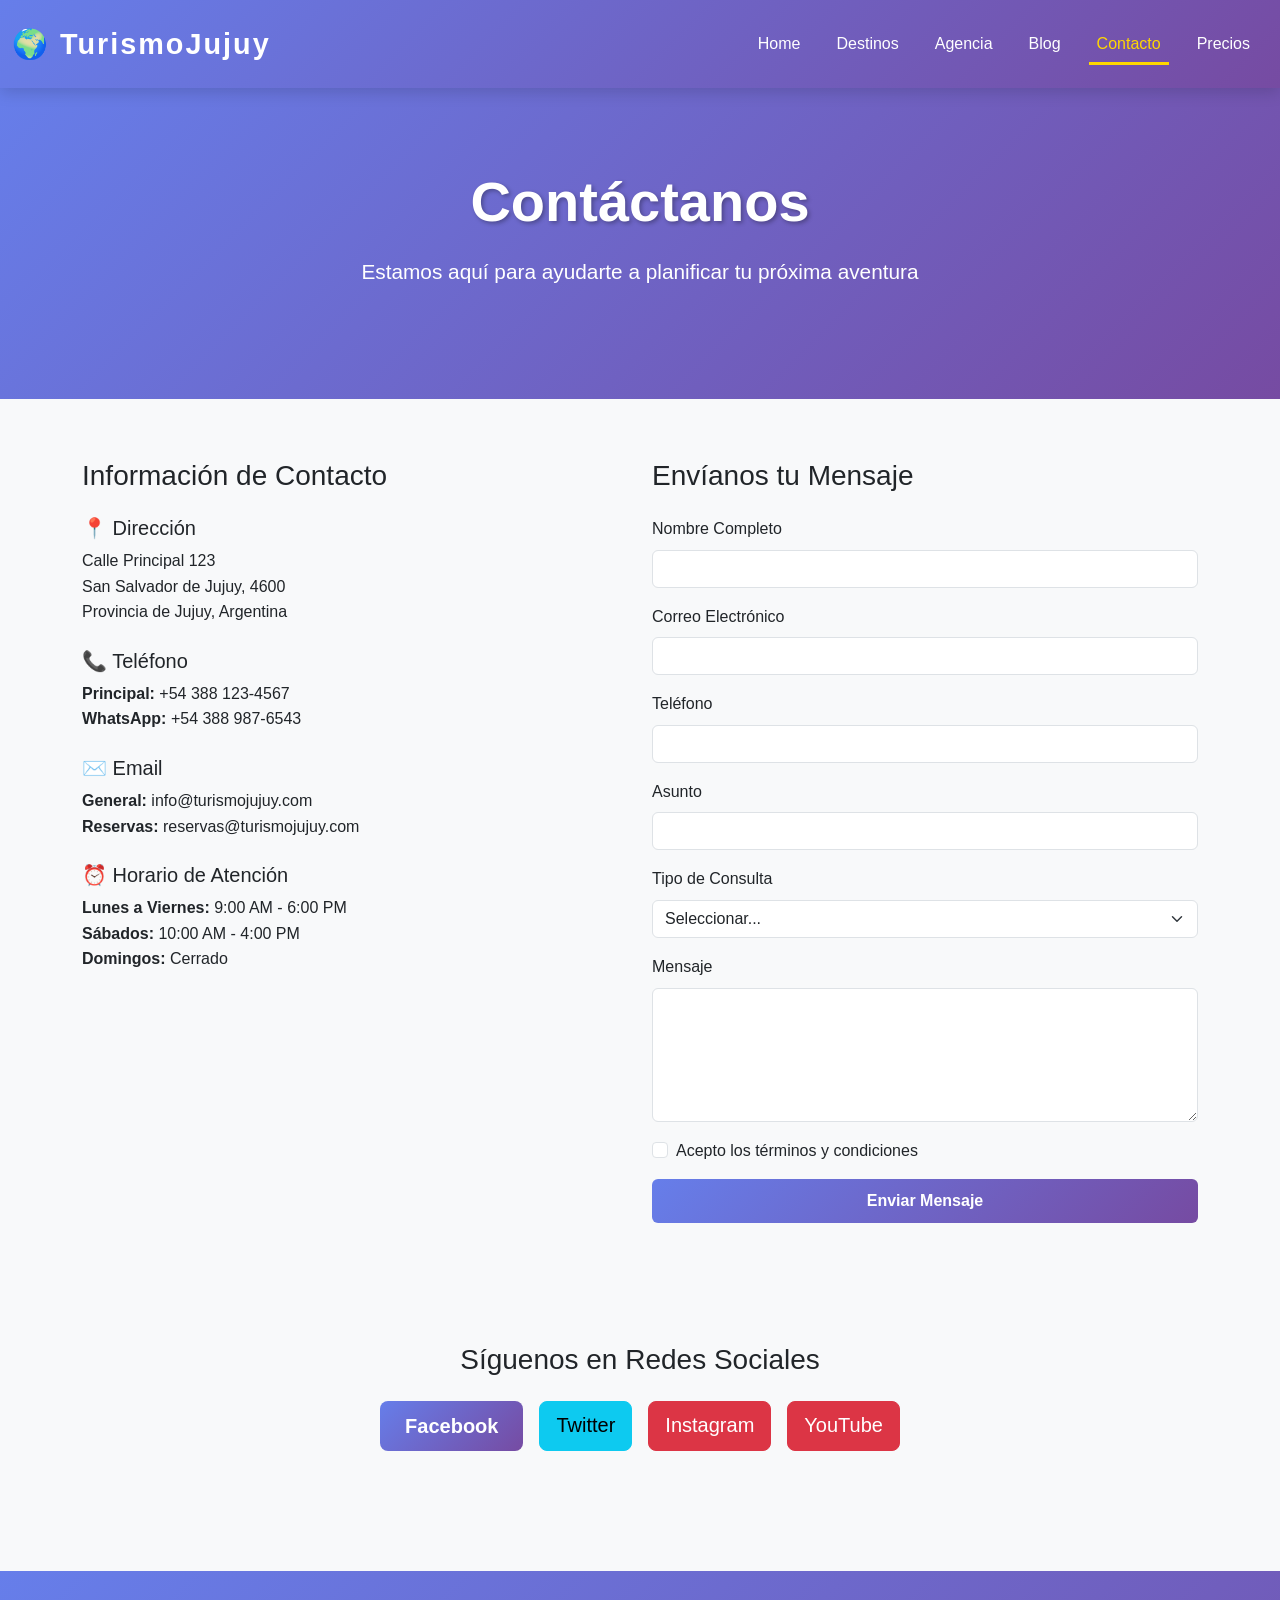
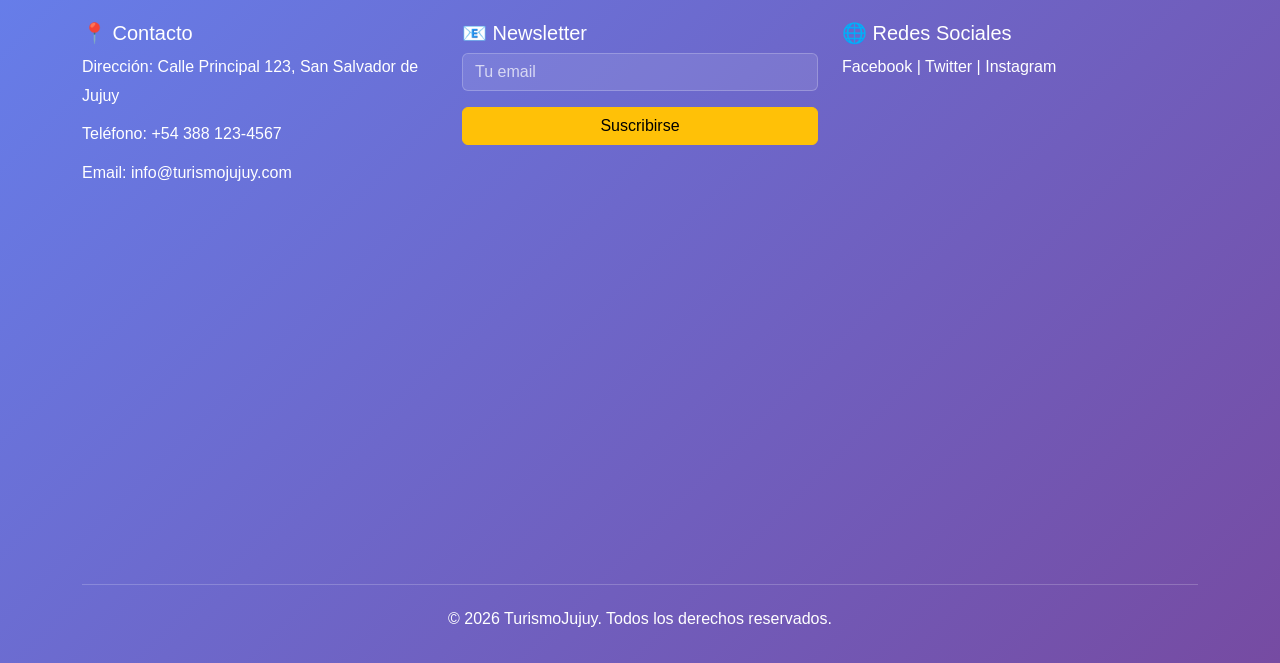
<file: contacto.html>
<!DOCTYPE html>
<html lang="es">

<head>
    <meta charset="UTF-8">
    <meta name="viewport" content="width=device-width, initial-scale=1.0">
    <title>Contacto - TurismoJujuy</title>
    <link href="https://cdn.jsdelivr.net/npm/bootstrap@5.3.8/dist/css/bootstrap.min.css" rel="stylesheet"
        integrity="sha384-sRIl4kxILFvY47J16cr9ZwB07vP4J8+LH7qKQnuqkuIAvNWLzeN8tE5YBujZqJLB" crossorigin="anonymous">
    <link rel="stylesheet" href="css/style.css">
</head>

<body>
    <!-- Navbar -->
    <nav class="navbar navbar-expand-lg sticky-top">
        <div class="container-fluid">
            <a class="navbar-brand" href="index.html">🌍 TurismoJujuy</a>
            <button class="navbar-toggler" type="button" data-bs-toggle="collapse"
                data-bs-target="#navbarSupportedContent" aria-controls="navbarSupportedContent" aria-expanded="false"
                aria-label="Toggle navigation">
                <span class="navbar-toggler-icon"></span>
            </button>

            <!-- Menú colapsable -->
            <div class="collapse navbar-collapse" id="navbarSupportedContent">
                <ul class="navbar-nav ms-auto mb-2 mb-lg-0">
                    <li class="nav-item"><a class="nav-link" href="index.html">Home</a></li>
                    <li class="nav-item"><a class="nav-link" href="destinos.html">Destinos</a></li>
                    <li class="nav-item"><a class="nav-link" href="agencia.html">Agencia</a></li>
                    <li class="nav-item"><a class="nav-link" href="blog.html">Blog</a></li>
                    <li class="nav-item"><a class="nav-link active" href="contacto.html">Contacto</a></li>
                    <li class="nav-item"><a class="nav-link" href="precios.html">Precios</a></li>
                </ul>
            </div>
        </div>
    </nav>

    <!-- Hero Section -->
    <div class="hero">
        <div class="container">
            <h1>Contáctanos</h1>
            <p>Estamos aquí para ayudarte a planificar tu próxima aventura</p>
        </div>
    </div>

    <!-- Contacto -->
    <section class="section">
        <div class="container">
            <div class="row g-4">
                <!-- Información de Contacto -->
                <div class="col-md-6">
                    <h3 class="mb-4">Información de Contacto</h3>
                    
                    <div class="mb-4">
                        <h5>📍 Dirección</h5>
                        <p>Calle Principal 123<br>San Salvador de Jujuy, 4600<br>Provincia de Jujuy, Argentina</p>
                    </div>

                    <div class="mb-4">
                        <h5>📞 Teléfono</h5>
                        <p><strong>Principal:</strong> +54 388 123-4567<br><strong>WhatsApp:</strong> +54 388 987-6543</p>
                    </div>

                    <div class="mb-4">
                        <h5>✉️ Email</h5>
                        <p><strong>General:</strong> info@turismojujuy.com<br><strong>Reservas:</strong> reservas@turismojujuy.com</p>
                    </div>

                    <div class="mb-4">
                        <h5>⏰ Horario de Atención</h5>
                        <p><strong>Lunes a Viernes:</strong> 9:00 AM - 6:00 PM<br><strong>Sábados:</strong> 10:00 AM - 4:00 PM<br><strong>Domingos:</strong> Cerrado</p>
                    </div>

                </div>

                <!-- Formulario de Contacto -->
                <div class="col-md-6">
                    <h3 class="mb-4">Envíanos tu Mensaje</h3>
                    <form>
                        <div class="mb-3">
                            <label for="nombre" class="form-label">Nombre Completo</label>
                            <input type="text" class="form-control" id="nombre" required>
                        </div>

                        <div class="mb-3">
                            <label for="email" class="form-label">Correo Electrónico</label>
                            <input type="email" class="form-control" id="email" required>
                        </div>

                        <div class="mb-3">
                            <label for="telefono" class="form-label">Teléfono</label>
                            <input type="tel" class="form-control" id="telefono">
                        </div>

                        <div class="mb-3">
                            <label for="asunto" class="form-label">Asunto</label>
                            <input type="text" class="form-control" id="asunto" required>
                        </div>

                        <div class="mb-3">
                            <label for="tipo" class="form-label">Tipo de Consulta</label>
                            <select class="form-select" id="tipo" required>
                                <option value="">Seleccionar...</option>
                                <option value="reserva">Reserva de Tour</option>
                                <option value="informacion">Información General</option>
                                <option value="personalizacion">Tour Personalizado</option>
                                <option value="otro">Otro</option>
                            </select>
                        </div>

                        <div class="mb-3">
                            <label for="mensaje" class="form-label">Mensaje</label>
                            <textarea class="form-control" id="mensaje" rows="5" required></textarea>
                        </div>

                        <div class="form-check mb-3">
                            <input class="form-check-input" type="checkbox" id="terminos" required>
                            <label class="form-check-label" for="terminos">
                                Acepto los términos y condiciones
                            </label>
                        </div>

                        <button type="submit" class="btn btn-primary w-100">Enviar Mensaje</button>
                    </form>
                </div>
            </div>
        </div>
    </section>

    <!-- Redes Sociales -->
    <section class="section bg-light">
        <div class="container text-center">
            <h3 class="mb-4">Síguenos en Redes Sociales</h3>
            <div class="d-flex justify-content-center gap-3">
                <a href="https://facebook.com" class="btn btn-primary btn-lg">Facebook</a>
                <a href="https://twitter.com" class="btn btn-info btn-lg">Twitter</a>
                <a href="https://instagram.com" class="btn btn-danger btn-lg">Instagram</a>
                <a href="https://youtube.com" class="btn btn-danger btn-lg">YouTube</a>
            </div>
        </div>
    </section>

    <!-- Footer -->
    <footer>
        <div class="container">
            <div class="row">
                <div class="col-md-4 mb-4">
                    <h5>📍 Contacto</h5>
                    <p>Dirección: Calle Principal 123, San Salvador de Jujuy</p>
                    <p>Teléfono: +54 388 123-4567</p>
                    <p>Email: info@turismojujuy.com</p>
                </div>

                <div class="col-md-4 mb-4">
                    <h5>📧 Newsletter</h5>
                    <form>
                        <div class="mb-3">
                            <input type="email" class="form-control" placeholder="Tu email" required>
                        </div>
                        <button type="submit" class="btn btn-warning w-100">Suscribirse</button>
                    </form>
                </div>

                <div class="col-md-4 mb-4">
                    <h5>🌐 Redes Sociales</h5>
                    <p>
                        <a href="https://facebook.com" class="text-white text-decoration-none">Facebook</a> |
                        <a href="https://twitter.com" class="text-white text-decoration-none">Twitter</a> |
                        <a href="https://instagram.com" class="text-white text-decoration-none">Instagram</a>
                    </p>
                </div>
            </div>

            <div class="row mt-4">
                <div class="col-12">
                    <iframe title="Mapa de Jujuy"
                        src="https://www.google.com/maps/embed?pb=!1m18!1m12!1m3!1d3657.0!2d-65.3!3d-24.2!2m3!1f0!2f0!3f0!3m2!1i1024!2i768!4f13.1!3m3!1m2!1s0x0%3A0x0!2zMjTCsDEyJzAwLjAiUyA2NcKwMTgnMDAuMCJX!5e0!3m2!1ses!2sar!4v1234567890"
                        style="border:0;" allowfullscreen="" loading="lazy" referrerpolicy="no-referrer-when-downgrade"
                        width="100%" height="300"></iframe>
                </div>
            </div>

            <div class="copyright">
                <p>&copy; 2026 TurismoJujuy. Todos los derechos reservados.</p>
            </div>
        </div>
    </footer>

     <script src="https://cdn.jsdelivr.net/npm/bootstrap@5.3.3/dist/js/bootstrap.bundle.min.js"></script>
    <script src="js/animaciones.js"></script>
</body>

</html>
</file>
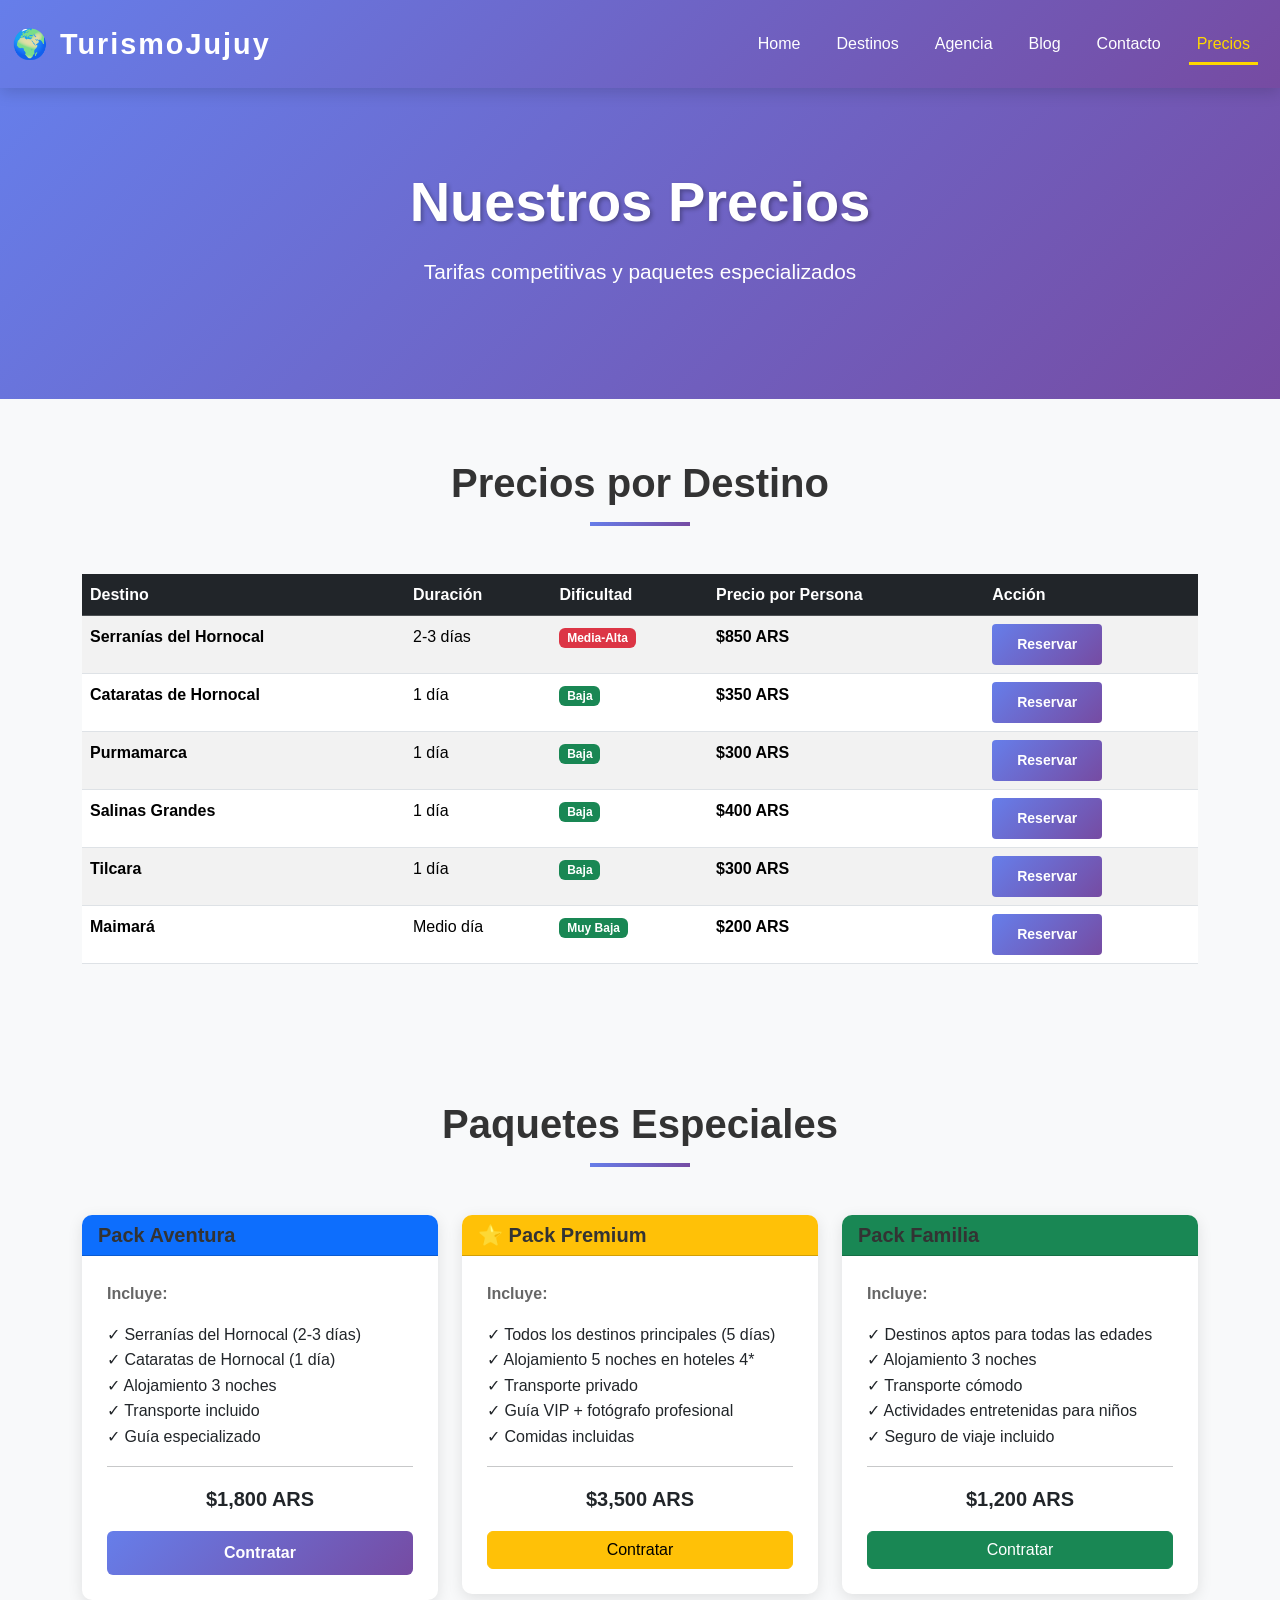
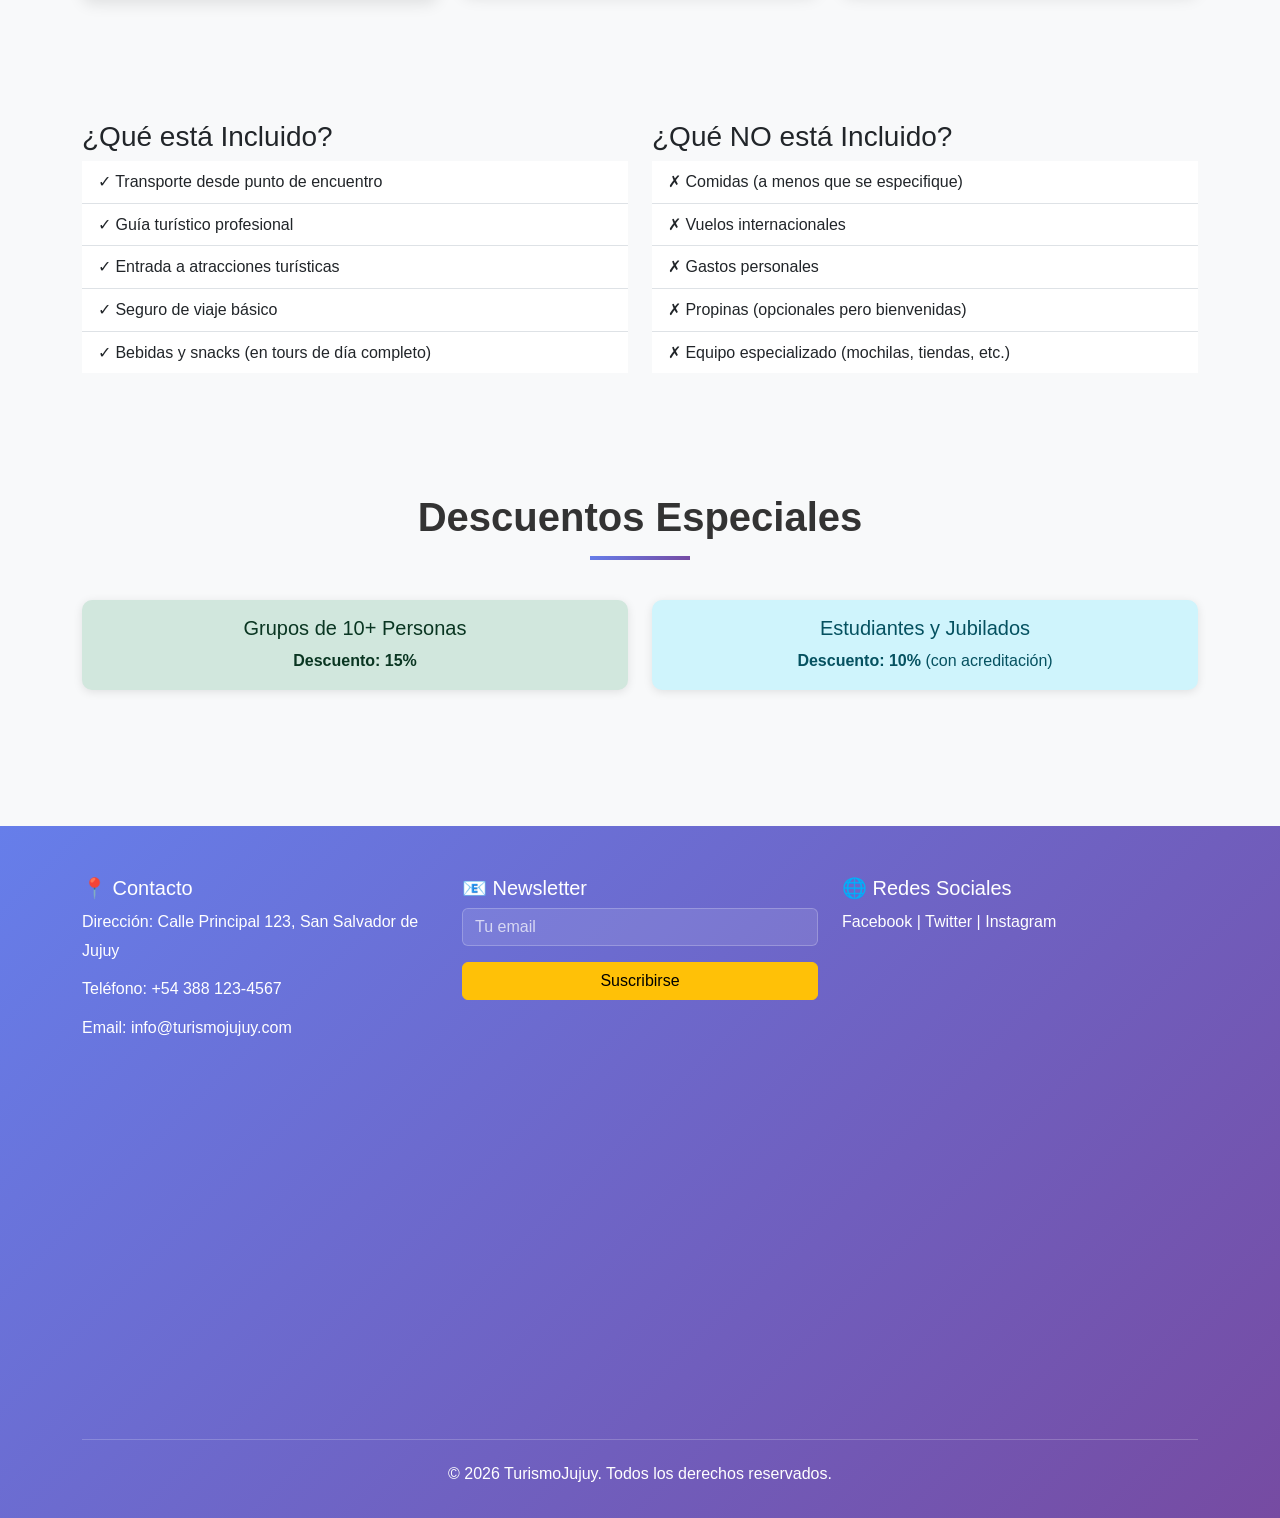
<file: precios.html>
<!DOCTYPE html>
<html lang="es">

<head>
    <meta charset="UTF-8">
    <meta name="viewport" content="width=device-width, initial-scale=1.0">
    <title>Precios - TurismoJujuy</title>
    <link href="https://cdn.jsdelivr.net/npm/bootstrap@5.3.8/dist/css/bootstrap.min.css" rel="stylesheet"
        integrity="sha384-sRIl4kxILFvY47J16cr9ZwB07vP4J8+LH7qKQnuqkuIAvNWLzeN8tE5YBujZqJLB" crossorigin="anonymous">
    <link rel="stylesheet" href="css/style.css">
</head>

<body>
    <!-- Navbar -->
    <nav class="navbar navbar-expand-lg sticky-top">
        <div class="container-fluid">
            <a class="navbar-brand" href="index.html">🌍 TurismoJujuy</a>
            <button class="navbar-toggler" type="button" data-bs-toggle="collapse"
                data-bs-target="#navbarSupportedContent" aria-controls="navbarSupportedContent" aria-expanded="false"
                aria-label="Toggle navigation">
                <span class="navbar-toggler-icon"></span>
            </button>

            <!-- Menú colapsable -->
            <div class="collapse navbar-collapse" id="navbarSupportedContent">
                <ul class="navbar-nav ms-auto mb-2 mb-lg-0">
                    <li class="nav-item"><a class="nav-link" href="index.html">Home</a></li>
                    <li class="nav-item"><a class="nav-link" href="destinos.html">Destinos</a></li>
                    <li class="nav-item"><a class="nav-link" href="agencia.html">Agencia</a></li>
                    <li class="nav-item"><a class="nav-link" href="blog.html">Blog</a></li>
                    <li class="nav-item"><a class="nav-link" href="contacto.html">Contacto</a></li>
                    <li class="nav-item"><a class="nav-link active" href="precios.html">Precios</a></li>
                </ul>
            </div>
        </div>
    </nav>

    <!-- Hero Section -->
    <div class="hero">
        <div class="container">
            <h1>Nuestros Precios</h1>
            <p>Tarifas competitivas y paquetes especializados</p>
        </div>
    </div>

    <!-- Tabla de Precios -->
    <section class="section">
        <div class="container">
            <h2 class="section-title mb-5">Precios por Destino</h2>
            <div class="table-responsive">
                <table class="table table-striped table-hover">
                    <thead class="table-dark">
                        <tr>
                            <th>Destino</th>
                            <th>Duración</th>
                            <th>Dificultad</th>
                            <th>Precio por Persona</th>
                            <th>Acción</th>
                        </tr>
                    </thead>
                    <tbody>
                        <tr>
                            <td><strong>Serranías del Hornocal</strong></td>
                            <td>2-3 días</td>
                            <td><span class="badge bg-danger">Media-Alta</span></td>
                            <td><strong>$850 ARS</strong></td>
                            <td><a href="contacto.html" class="btn btn-sm btn-primary">Reservar</a></td>
                        </tr>
                        <tr>
                            <td><strong>Cataratas de Hornocal</strong></td>
                            <td>1 día</td>
                            <td><span class="badge bg-success">Baja</span></td>
                            <td><strong>$350 ARS</strong></td>
                            <td><a href="contacto.html" class="btn btn-sm btn-primary">Reservar</a></td>
                        </tr>
                        <tr>
                            <td><strong>Purmamarca</strong></td>
                            <td>1 día</td>
                            <td><span class="badge bg-success">Baja</span></td>
                            <td><strong>$300 ARS</strong></td>
                            <td><a href="contacto.html" class="btn btn-sm btn-primary">Reservar</a></td>
                        </tr>
                        <tr>
                            <td><strong>Salinas Grandes</strong></td>
                            <td>1 día</td>
                            <td><span class="badge bg-success">Baja</span></td>
                            <td><strong>$400 ARS</strong></td>
                            <td><a href="contacto.html" class="btn btn-sm btn-primary">Reservar</a></td>
                        </tr>
                        <tr>
                            <td><strong>Tilcara</strong></td>
                            <td>1 día</td>
                            <td><span class="badge bg-success">Baja</span></td>
                            <td><strong>$300 ARS</strong></td>
                            <td><a href="contacto.html" class="btn btn-sm btn-primary">Reservar</a></td>
                        </tr>
                        <tr>
                            <td><strong>Maimará</strong></td>
                            <td>Medio día</td>
                            <td><span class="badge bg-success">Muy Baja</span></td>
                            <td><strong>$200 ARS</strong></td>
                            <td><a href="contacto.html" class="btn btn-sm btn-primary">Reservar</a></td>
                        </tr>
                    </tbody>
                </table>
            </div>
        </div>
    </section>

    <!-- Paquetes Especiales -->
    <section class="section bg-light">
        <div class="container">
            <h2 class="section-title mb-5">Paquetes Especiales</h2>
            <div class="row g-4">
                <div class="col-md-6 col-lg-4">
                    <div class="card border-primary">
                        <div class="card-header bg-primary text-white">
                            <h5 class="card-title mb-0">Pack Aventura</h5>
                        </div>
                        <div class="card-body">
                            <p class="card-text">
                                <strong>Incluye:</strong>
                            </p>
                            <ul class="list-unstyled">
                                <li>✓ Serranías del Hornocal (2-3 días)</li>
                                <li>✓ Cataratas de Hornocal (1 día)</li>
                                <li>✓ Alojamiento 3 noches</li>
                                <li>✓ Transporte incluido</li>
                                <li>✓ Guía especializado</li>
                            </ul>
                            <hr>
                            <p class="text-center"><strong class="fs-5">$1,800 ARS</strong></p>
                            <a href="contacto.html" class="btn btn-primary w-100">Contratar</a>
                        </div>
                    </div>
                </div>

                <div class="col-md-6 col-lg-4">
                    <div class="card border-warning" style="border-width: 3px;">
                        <div class="card-header bg-warning text-dark">
                            <h5 class="card-title mb-0">⭐ Pack Premium</h5>
                        </div>
                        <div class="card-body">
                            <p class="card-text">
                                <strong>Incluye:</strong>
                            </p>
                            <ul class="list-unstyled">
                                <li>✓ Todos los destinos principales (5 días)</li>
                                <li>✓ Alojamiento 5 noches en hoteles 4*</li>
                                <li>✓ Transporte privado</li>
                                <li>✓ Guía VIP + fotógrafo profesional</li>
                                <li>✓ Comidas incluidas</li>
                            </ul>
                            <hr>
                            <p class="text-center"><strong class="fs-5">$3,500 ARS</strong></p>
                            <a href="contacto.html" class="btn btn-warning w-100">Contratar</a>
                        </div>
                    </div>
                </div>

                <div class="col-md-6 col-lg-4">
                    <div class="card border-success">
                        <div class="card-header bg-success text-white">
                            <h5 class="card-title mb-0">Pack Familia</h5>
                        </div>
                        <div class="card-body">
                            <p class="card-text">
                                <strong>Incluye:</strong>
                            </p>
                            <ul class="list-unstyled">
                                <li>✓ Destinos aptos para todas las edades</li>
                                <li>✓ Alojamiento 3 noches</li>
                                <li>✓ Transporte cómodo</li>
                                <li>✓ Actividades entretenidas para niños</li>
                                <li>✓ Seguro de viaje incluido</li>
                            </ul>
                            <hr>
                            <p class="text-center"><strong class="fs-5">$1,200 ARS</strong></p>
                            <a href="contacto.html" class="btn btn-success w-100">Contratar</a>
                        </div>
                    </div>
                </div>
            </div>
        </div>
    </section>

    <!-- Información de Precios -->
    <section class="section">
        <div class="container">
            <div class="row">
                <div class="col-md-6">
                    <h3>¿Qué está Incluido?</h3>
                    <ul class="list-group list-group-flush">
                        <li class="list-group-item">✓ Transporte desde punto de encuentro</li>
                        <li class="list-group-item">✓ Guía turístico profesional</li>
                        <li class="list-group-item">✓ Entrada a atracciones turísticas</li>
                        <li class="list-group-item">✓ Seguro de viaje básico</li>
                        <li class="list-group-item">✓ Bebidas y snacks (en tours de día completo)</li>
                    </ul>
                </div>
                <div class="col-md-6">
                    <h3>¿Qué NO está Incluido?</h3>
                    <ul class="list-group list-group-flush">
                        <li class="list-group-item">✗ Comidas (a menos que se especifique)</li>
                        <li class="list-group-item">✗ Vuelos internacionales</li>
                        <li class="list-group-item">✗ Gastos personales</li>
                        <li class="list-group-item">✗ Propinas (opcionales pero bienvenidas)</li>
                        <li class="list-group-item">✗ Equipo especializado (mochilas, tiendas, etc.)</li>
                    </ul>
                </div>
            </div>
        </div>
    </section>

    <!-- Descuentos -->
    <section class="section bg-light">
        <div class="container text-center">
            <h2 class="section-title">Descuentos Especiales</h2>
            <div class="row g-4">
                <div class="col-md-6">
                    <div class="alert alert-success" role="alert">
                        <h5>Grupos de 10+ Personas</h5>
                        <p class="mb-0"><strong>Descuento: 15%</strong></p>
                    </div>
                </div>
                <div class="col-md-6">
                    <div class="alert alert-info" role="alert">
                        <h5>Estudiantes y Jubilados</h5>
                        <p class="mb-0"><strong>Descuento: 10%</strong> (con acreditación)</p>
                    </div>
                </div>
            </div>
        </div>
    </section>

    <!-- Footer -->
    <footer>
        <div class="container">
            <div class="row">
                <div class="col-md-4 mb-4">
                    <h5>📍 Contacto</h5>
                    <p>Dirección: Calle Principal 123, San Salvador de Jujuy</p>
                    <p>Teléfono: +54 388 123-4567</p>
                    <p>Email: info@turismojujuy.com</p>
                </div>

                <div class="col-md-4 mb-4">
                    <h5>📧 Newsletter</h5>
                    <form>
                        <div class="mb-3">
                            <input type="email" class="form-control" placeholder="Tu email" required>
                        </div>
                        <button type="submit" class="btn btn-warning w-100">Suscribirse</button>
                    </form>
                </div>

                <div class="col-md-4 mb-4">
                    <h5>🌐 Redes Sociales</h5>
                    <p>
                        <a href="https://facebook.com" class="text-white text-decoration-none">Facebook</a> |
                        <a href="https://twitter.com" class="text-white text-decoration-none">Twitter</a> |
                        <a href="https://instagram.com" class="text-white text-decoration-none">Instagram</a>
                    </p>
                </div>
            </div>
            
            <div class="row mt-4">
                <div class="col-12">
                    <iframe title="Mapa de Jujuy"
                        src="https://www.google.com/maps/embed?pb=!1m18!1m12!1m3!1d3657.0!2d-65.3!3d-24.2!2m3!1f0!2f0!3f0!3m2!1i1024!2i768!4f13.1!3m3!1m2!1s0x0%3A0x0!2zMjTCsDEyJzAwLjAiUyA2NcKwMTgnMDAuMCJX!5e0!3m2!1ses!2sar!4v1234567890"
                        style="border:0;" allowfullscreen="" loading="lazy" referrerpolicy="no-referrer-when-downgrade"
                        width="100%" height="300"></iframe>
                </div>
            </div>

            <div class="copyright">
                <p>&copy; 2026 TurismoJujuy. Todos los derechos reservados.</p>
            </div>
        </div>
    </footer>

  <script src="https://cdn.jsdelivr.net/npm/bootstrap@5.3.3/dist/js/bootstrap.bundle.min.js"></script>
    <script src="js/animaciones.js"></script>
</body>

</html>
</file>
<file: css/style.css>
/* Estilos para la Navbar */
.navbar {
    background: linear-gradient(135deg, #667eea 0%, #764ba2 100%);
    box-shadow: 0 4px 15px rgba(0, 0, 0, 0.15);
    padding: 1rem 0;
}

/* Estilos para el brand */
.navbar-brand {
    font-size: 1.8rem;
    font-weight: bold;
    color: #fff !important;
    letter-spacing: 2px;
    transition: all 0.3s ease;
}

.navbar-brand:hover {
    transform: scale(1.08);
    text-shadow: 0 0 10px rgba(255, 255, 255, 0.5);
}

/* Estilos para los enlaces de navegación */
.navbar-nav .nav-link {
    color: #fff !important;
    margin: 0 10px;
    font-weight: 500;
    transition: all 0.3s ease;
    position: relative;
}

.navbar-nav .nav-link:hover {
    color: #ffd700 !important;
    transform: translateY(-3px);
}

.navbar-nav .nav-link.active {
    color: #ffd700 !important;
    border-bottom: 3px solid #ffd700;
    padding-bottom: 5px;
}

/* Estilos para el icono toggler en dispositivos móviles */
.navbar-toggler {
    border: none;
    background-color: rgba(255, 255, 255, 0.2);
    padding: 8px 12px;
    border-radius: 5px;
    transition: all 0.3s ease;
}

.navbar-toggler:focus {
    box-shadow: none;
    background-color: rgba(255, 255, 255, 0.3);
}

.navbar-toggler-icon {
    background-image: url("data:image/svg+xml,%3csvg xmlns='http://www.w3.org/2000/svg' viewBox='0 0 30 30'%3e%3cpath stroke='rgba(255, 255, 255, 0.8)' stroke-linecap='round' stroke-miterlimit='10' stroke-width='2' d='M4 7h22M4 15h22M4 23h22'/%3e%3c/svg%3e");
}

/* Estilos generales */
body {
    font-family: 'Segoe UI', Tahoma, Geneva, Verdana, sans-serif;
    background-color: #f8f9fa;
    line-height: 1.6;
}

/* Estilos para el hero */
.hero {
    background: linear-gradient(135deg, #667eea 0%, #764ba2 100%);
    color: white;
    padding: 80px 0;
    text-align: center;
}

.hero h1 {
    font-size: 3.5rem;
    font-weight: bold;
    margin-bottom: 20px;
    text-shadow: 2px 2px 4px rgba(0, 0, 0, 0.3);
}

.hero p {
    font-size: 1.3rem;
    margin-bottom: 30px;
}

/* Estilos para tarjetas */
.card {
    border: none;
    box-shadow: 0 4px 15px rgba(0, 0, 0, 0.1);
    transition: all 0.3s ease;
    border-radius: 10px;
    overflow: hidden;
}

.card:hover {
    transform: translateY(-5px);
    box-shadow: 0 8px 25px rgba(0, 0, 0, 0.15);
}

.card-img-top {
    height: 250px;
    object-fit: cover;
}

.card-body {
    padding: 25px;
}

.card-title {
    font-weight: bold;
    color: #333;
    margin-bottom: 15px;
}

.card-text {
    color: #666;
    margin-bottom: 15px;
}

/* Estilos para botones */
.btn-primary {
    background: linear-gradient(135deg, #667eea 0%, #764ba2 100%);
    border: none;
    padding: 10px 25px;
    font-weight: 600;
    transition: all 0.3s ease;
}

.btn-primary:hover {
    transform: scale(1.05);
    box-shadow: 0 4px 12px rgba(102, 126, 234, 0.4);
}

.btn-secondary {
    background-color: #f39c12;
    border: none;
    padding: 10px 25px;
    font-weight: 600;
    transition: all 0.3s ease;
}

.btn-secondary:hover {
    background-color: #e67e22;
    transform: scale(1.05);
}

/* Estilos para secciones */
.section {
    padding: 60px 0;
}

.section-title {
    font-size: 2.5rem;
    font-weight: bold;
    color: #333;
    margin-bottom: 40px;
    text-align: center;
    position: relative;
}

.section-title::after {
    content: '';
    display: block;
    width: 100px;
    height: 4px;
    background: linear-gradient(135deg, #667eea 0%, #764ba2 100%);
    margin: 15px auto 0;
}

/* Estilos para footer */
footer {
    background: linear-gradient(135deg, #667eea 0%, #764ba2 100%);
    color: white;
    padding: 50px 0 20px;
    margin-top: 60px;
}

footer h2 {
    font-weight: bold;
    margin-bottom: 20px;
    font-size: 1.5rem;
}

footer p {
    margin-bottom: 10px;
    line-height: 1.8;
}

footer .form-control,
footer .form-label {
    color: white;
}

footer .form-label {
    font-weight: 500;
}

footer .form-control {
    background-color: rgba(255, 255, 255, 0.1);
    border: 1px solid rgba(255, 255, 255, 0.3);
}

footer .form-control:focus {
    background-color: rgba(255, 255, 255, 0.15);
    border-color: #ffd700;
    color: white;
    box-shadow: 0 0 0 0.2rem rgba(255, 215, 0, 0.25);
}

footer .form-control::placeholder {
    color: rgba(255, 255, 255, 0.7);
}

footer iframe {
    border-radius: 10px;
    max-width: 100%;
}

footer .copyright {
    text-align: center;
    padding-top: 20px;
    border-top: 1px solid rgba(255, 255, 255, 0.2);
    margin-top: 30px;
}

/* Estilos para testimonios */
.testimonial {
    background-color: white;
    padding: 20px;
    border-radius: 10px;
    box-shadow: 0 2px 10px rgba(0, 0, 0, 0.1);
    margin-bottom: 20px;
}

.testimonial-text {
    font-style: italic;
    color: #666;
    margin-bottom: 10px;
}

.testimonial-author {
    font-weight: bold;
    color: #333;
}

/* Estilos para alertas */
.alert {
    border: none;
    border-radius: 10px;
    box-shadow: 0 2px 10px rgba(0, 0, 0, 0.1);
}

/* Estilos responsive */
@media (max-width: 768px) {
    .hero h1 {
        font-size: 2rem;
    }
    
    .section-title {
        font-size: 1.8rem;
    }
    
    .card-img-top {
        height: 200px;
    }
}

/* Animación de aparición del grid */
.card {
    opacity: 0;
    transform: translateY(30px) scale(0.95);
    transition: all 0.5s ease;
}

/* Cuando aparece en pantalla */
.card.show {
    opacity: 1;
    transform: translateY(0) scale(1);
}

/* Efecto hover (zoom suave) */
.card:hover {
    transform: scale(1.05);
    box-shadow: 0 15px 35px rgba(0,0,0,0.2);
}

/* Zoom en imagen */
.card img {
    transition: transform 0.5s ease;
}

.card:hover img {
    transform: scale(1.1);
}
</file>
